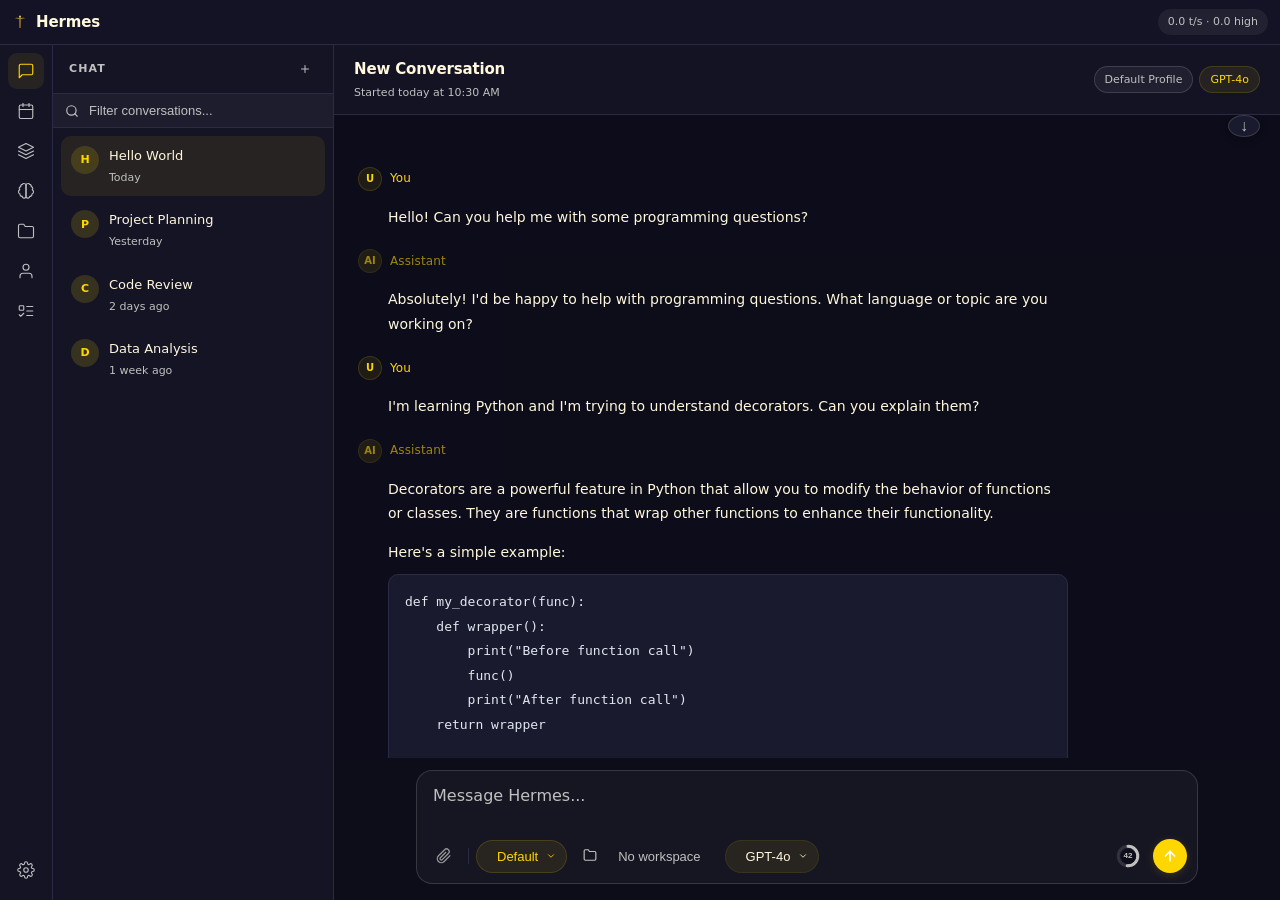
<file: static/hermes_chat.html>
<!doctype html>
<html lang="zh-CN">
<head>
<meta charset="utf-8">
<meta name="viewport" content="width=device-width, initial-scale=1">
<title>Hermes Chat</title>
<link rel="icon" type="image/svg+xml" href="favicon.svg">
<style>
:root {
    --bg:#0D0D1A;--sidebar:#141425;--border:#2A2A45;--border2:rgba(255,255,255,0.14);
    --text:#FFF8DC;--muted:#C0C0C0;--accent:#FFD700;--blue:#4DD0E1;--gold:#FFBF00;--code-bg:#1A1A2E;
    --surface:#1A1A2E;--topbar-bg:rgba(20,20,37,.98);--main-bg:rgba(13,13,26,0.5);
    --focus-ring:rgba(255,215,0,.35);--focus-glow:rgba(255,215,0,.08);
    --input-bg:rgba(255,255,255,.04);--hover-bg:rgba(255,255,255,.06);
    --strong:#fff;--em:#C0C0C0;--code-text:#f0c27f;--code-inline-bg:rgba(0,0,0,.35);--pre-text:#e2e8f0;
    --accent-hover:#FFBF00;--accent-bg:rgba(255,215,0,0.08);--accent-bg-strong:rgba(255,215,0,0.15);--accent-text:#FFD700;
    --error:#EF5350;--success:#4CAF50;--warning:#FFA726;--info:#4DD0E1;
    font-family:-apple-system,BlinkMacSystemFont,"Segoe UI",system-ui,sans-serif;font-size:14px;line-height:1.6;
}

html,body{height:100%;margin:0;padding:0;overflow:hidden;}
body{background:var(--bg);color:var(--text);display:flex;flex-direction:column;}

header.app-titlebar{display:flex;align-items:center;height:44px;padding:0 12px;background:var(--topbar-bg);border-bottom:1px solid var(--border);flex-shrink:0;}
.app-titlebar-inner{display:flex;align-items:center;gap:8px;flex:1;min-width:0;}
.app-titlebar-icon{width:16px;height:16px;}
.app-titlebar-icon svg{width:100%;height:100%;}
.app-titlebar-title{font-size:15px;font-weight:600;letter-spacing:-.01em;}
.tps-chip{font-size:11px;color:var(--muted);background:var(--hover-bg);padding:4px 10px;border-radius:999px;margin-left:auto;}

.layout{flex:1;display:flex;overflow:hidden;min-height:0;}

nav.rail{width:52px;background:var(--sidebar);border-right:1px solid var(--border);display:flex;flex-direction:column;align-items:center;padding:8px 0;flex-shrink:0;}
.rail-btn{width:36px;height:36px;border:none;background:none;border-radius:9px;color:var(--muted);cursor:pointer;display:flex;align-items:center;justify-content:center;transition:all .15s;margin-bottom:4px;}
.rail-btn:hover{background:var(--hover-bg);color:var(--text);}
.rail-btn.active{background:var(--accent-bg);color:var(--accent-text);}
.rail-spacer{flex:1;}
.rail-btn svg{width:18px;height:18px;}

aside.sidebar{width:280px;background:var(--sidebar);border-right:1px solid var(--border);display:flex;flex-direction:column;overflow:hidden;flex-shrink:0;min-width:0;}
.sidebar-nav{display:none;}
.panel-view{flex:1;display:flex;flex-direction:column;overflow:hidden;}
.panel-head{display:flex;align-items:center;justify-content:space-between;padding:12px 16px;border-bottom:1px solid var(--border);font-size:11px;font-weight:600;color:var(--muted);text-transform:uppercase;letter-spacing:.1em;}
.panel-head-actions{display:flex;gap:4px;}
.panel-head-btn{width:24px;height:24px;border:none;background:none;border-radius:5px;color:var(--muted);cursor:pointer;display:flex;align-items:center;justify-content:center;transition:all .15s;}
.panel-head-btn:hover{background:var(--hover-bg);color:var(--text);}
.panel-head-btn svg{width:14px;height:14px;}
.sidebar-search{display:flex;align-items:center;gap:8px;padding:8px 12px;border-bottom:1px solid var(--border);background:var(--input-bg);}
.sidebar-search-icon{width:14px;height:14px;color:var(--muted);}
.sidebar-search input{flex:1;background:none;border:none;outline:none;color:var(--text);font-size:13px;}
.sidebar-search input::placeholder{color:var(--muted);}
.session-list{flex:1;overflow-y:auto;padding:8px;}
.session-item{display:flex;gap:10px;padding:10px;border-radius:10px;cursor:pointer;transition:all .15s;margin-bottom:4px;}
.session-item:hover{background:var(--hover-bg);}
.session-item.active{background:var(--accent-bg);}
.session-item-icon{width:28px;height:28px;border-radius:50%;background:var(--accent-bg-strong);display:flex;align-items:center;justify-content:center;color:var(--accent-text);font-size:11px;font-weight:700;flex-shrink:0;}
.session-item-content{flex:1;min-width:0;}
.session-item-title{font-size:13px;color:var(--text);white-space:nowrap;overflow:hidden;text-overflow:ellipsis;margin-bottom:2px;}
.session-item-date{font-size:11px;color:var(--muted);}

main.main{flex:1;display:flex;flex-direction:column;overflow:hidden;min-width:0;min-height:0;background:var(--main-bg);}
.topbar{padding:12px 20px;border-bottom:1px solid var(--border);background:var(--topbar-bg);backdrop-filter:blur(12px);display:flex;align-items:center;justify-content:space-between;flex-shrink:0;}
.topbar-title{font-size:15px;font-weight:600;letter-spacing:-.01em;}
.topbar-meta{font-size:11px;color:var(--muted);margin-top:3px;}
.topbar-chips{display:flex;gap:6px;align-items:center;}
.chip{font-size:11px;padding:4px 10px;border-radius:999px;background:rgba(255,255,255,0.05);border:1px solid var(--border2);color:var(--muted);font-weight:500;}
.chip.model{color:var(--accent-text);border-color:var(--accent-bg-strong);background:var(--accent-bg);}

.messages{flex:1;overflow-y:auto;display:flex;flex-direction:column;min-height:0;position:relative;}
.scroll-to-bottom-btn{position:sticky;bottom:16px;align-self:flex-end;margin-right:20px;width:32px;height:32px;border-radius:50%;border:1px solid var(--border2);background:var(--code-bg);color:var(--muted);font-size:16px;cursor:pointer;display:flex;align-items:center;justify-content:center;box-shadow:0 2px 8px rgba(0,0,0,.25);transition:all .15s;}
.scroll-to-bottom-btn:hover{color:var(--text);border-color:var(--border);background:var(--hover-bg);}
.messages-inner{margin:0 auto;width:100%;padding:20px 24px 32px;display:flex;flex-direction:column;max-width:1100px;}
.msg-row{padding:10px 0;}
.msg-role{font-size:12px;font-weight:500;letter-spacing:.01em;margin-bottom:8px;display:flex;align-items:center;gap:8px;}
.msg-role.user{color:var(--accent);}
.msg-role.assistant{color:var(--accent-text);opacity:.6;}
.role-icon{width:22px;height:22px;border-radius:50%;display:flex;align-items:center;justify-content:center;font-size:10px;font-weight:700;flex-shrink:0;}
.role-icon.user{background:var(--accent-bg);color:var(--accent-text);border:1px solid var(--accent-bg-strong);}
.role-icon.assistant{background:var(--accent-bg-strong);color:var(--accent-text);border:1px solid var(--accent-bg-strong);}
.msg-body{font-size:14px;line-height:1.75;color:var(--text);padding-left:30px;max-width:680px;}
.msg-body p{margin-bottom:10px;}
.msg-body p:last-child{margin-bottom:0;}
.msg-body code{font-family:"SF Mono","Fira Code",ui-monospace,monospace;font-size:12.5px;background:var(--code-inline-bg);padding:1px 5px;border-radius:4px;color:var(--code-text);}
.msg-body pre{background:var(--code-bg);border:1px solid var(--border);border-radius:10px;padding:14px 16px;overflow-x:auto;margin:10px 0;}
.msg-body pre code{background:none;padding:0;border-radius:0;color:var(--pre-text);font-size:13px;line-height:1.6;}
.msg-body blockquote{border-left:3px solid var(--blue);padding-left:14px;color:var(--muted);font-style:italic;margin:10px 0;}
.msg-body a{color:var(--blue);text-decoration:underline;}

.thinking{display:flex;align-items:center;gap:5px;color:var(--muted);font-size:13px;padding-left:30px;}
.dot{width:6px;height:6px;border-radius:50%;background:var(--blue);opacity:.3;animation:pulse 1.4s ease-in-out infinite;}
.dot:nth-child(2){animation-delay:.22s;}
.dot:nth-child(3){animation-delay:.44s;}
@keyframes pulse{0%,80%,100%{opacity:.2;transform:scale(.8)}40%{opacity:.8;transform:scale(1)}}

.empty-state{flex:1;display:flex;flex-direction:column;align-items:center;justify-content:center;gap:12px;padding:40px;color:var(--muted);}
.empty-logo{width:64px;height:64px;border-radius:20px;background:linear-gradient(145deg,var(--accent-bg),var(--accent-bg));border:1px solid var(--accent-bg);display:flex;align-items:center;justify-content:center;font-size:28px;font-weight:700;color:var(--accent-text);margin-bottom:4px;}
.empty-state h2{font-size:20px;color:var(--text);font-weight:700;letter-spacing:-.02em;margin:0;}
.empty-state p{font-size:14px;text-align:center;max-width:320px;margin:0;}
.suggestion-grid{display:flex;flex-direction:column;gap:8px;margin-top:12px;width:100%;max-width:380px;}
.suggestion{padding:12px 14px;background:var(--input-bg);border:1px solid var(--border);border-radius:10px;font-size:13px;color:var(--muted);cursor:pointer;transition:all .15s;text-align:left;border:none;display:flex;align-items:center;gap:10px;}
.suggestion:hover{background:var(--accent-bg);color:var(--text);border-color:var(--accent-bg);transform:translateX(2px);}
.suggestion svg{width:14px;height:14px;}

.composer-wrap{padding:12px 20px 16px;background:var(--bg);flex-shrink:0;}
.composer-box{max-width:780px;margin:0 auto;background:linear-gradient(var(--input-bg),var(--input-bg)),var(--bg);border:1px solid var(--border2);border-radius:16px;display:flex;flex-direction:column;transition:border-color .2s,box-shadow .2s;position:relative;}
.composer-box:focus-within{border-color:var(--accent);box-shadow:0 0 0 3px var(--accent-bg);}
.drop-hint{display:none;position:absolute;inset:0;align-items:center;justify-content:center;background:var(--accent-bg);border:2px dashed var(--accent);border-radius:14px;font-size:14px;color:var(--accent-text);pointer-events:none;flex-direction:column;gap:8px;}
.attach-tray{display:none;flex-wrap:wrap;gap:6px;padding:10px 14px 0;}
.attach-tray.has-files{display:flex;}
.attach-chip{display:flex;align-items:center;gap:5px;background:var(--accent-bg);border:1px solid var(--accent-bg-strong);border-radius:8px;padding:4px 10px;font-size:11px;font-weight:500;color:var(--accent-text);}

textarea#msg{width:100%;background:transparent;border:none;outline:none;color:var(--text);font-size:16px;line-height:1.65;padding:12px 16px 6px;resize:none;min-height:44px;max-height:200px;font-family:inherit;}
textarea#msg::placeholder{color:var(--muted);}

.composer-footer{display:flex;align-items:center;justify-content:space-between;gap:10px;padding:6px 10px 10px;position:relative;}
.composer-left{display:flex;align-items:center;gap:4px;min-width:0;flex:1;overflow-x:auto;}
.composer-left::-webkit-scrollbar{display:none;}
.composer-divider{width:1px;height:16px;background:var(--border);margin:0 3px;flex-shrink:0;}

.composer-profile-chip{display:inline-flex;align-items:center;gap:8px;max-width:180px;padding:8px 10px 8px 12px;border-radius:999px;border:1px solid transparent;background-color:transparent;font-weight:500;cursor:pointer;transition:all .15s;color:var(--muted);}
.composer-profile-chip:hover{background-color:var(--hover-bg);color:var(--text);}
.composer-profile-chip.active{background:var(--accent-bg);border-color:var(--accent-bg-strong);color:var(--accent-text);}
.composer-profile-label{min-width:0;overflow:hidden;text-overflow:ellipsis;white-space:nowrap;font-size:13px;}
.composer-profile-chevron svg{width:10px;height:10px;}

.composer-workspace-group{display:inline-flex;align-items:stretch;max-width:240px;border-radius:999px;overflow:hidden;background-color:transparent;transition:background-color .15s;}
.composer-workspace-group:hover{background-color:var(--hover-bg);}
.composer-workspace-files-btn{display:inline-flex;align-items:center;justify-content:center;padding:8px 10px 8px 12px;background-color:transparent;border:none;border-radius:999px 0 0 999px;color:var(--muted);cursor:pointer;transition:color .15s;}
.composer-workspace-files-btn:hover{color:var(--text);}
.composer-workspace-files-btn svg{width:14px;height:14px;}
.composer-workspace-chip{display:inline-flex;align-items:center;gap:8px;min-width:0;max-width:200px;padding:8px 12px 8px 10px;border:none;border-left:1px solid transparent;border-radius:0 999px 999px 0;background-color:transparent;color:var(--muted);font-weight:500;cursor:pointer;transition:all .15s;font-size:13px;}
.composer-workspace-chip:hover{color:var(--text);border-left-color:var(--border2);}

.composer-model-chip{display:inline-flex;align-items:center;gap:8px;max-width:220px;padding:8px 10px 8px 12px;border-radius:999px;border:1px solid transparent;background-color:transparent;color:var(--muted);font-weight:500;cursor:pointer;transition:all .15s;font-size:13px;}
.composer-model-chip:hover{color:var(--text);background-color:var(--hover-bg);}
.composer-model-chip.active{color:var(--text);background:var(--accent-bg);border-color:var(--accent-bg);}
.composer-model-label{min-width:0;overflow:hidden;text-overflow:ellipsis;white-space:nowrap;}
.composer-model-chevron svg{width:10px;height:10px;}

.composer-right{display:flex;gap:8px;align-items:center;flex-shrink:0;}
.composer-status{font-size:11px;color:var(--muted);white-space:nowrap;overflow:hidden;text-overflow:ellipsis;max-width:170px;}

.ctx-indicator{width:34px;height:34px;padding:0;border:none;background:none;color:var(--muted);cursor:pointer;display:inline-flex;align-items:center;justify-content:center;flex-shrink:0;transition:opacity .15s;}
.ctx-ring{position:relative;display:flex;width:24px;height:24px;align-items:center;justify-content:center;}
.ctx-ring-svg{position:absolute;inset:0;width:24px;height:24px;transform:rotate(-90deg);}
.ctx-ring-track,.ctx-ring-value{fill:none;stroke-width:3;}
.ctx-ring-track{stroke:rgba(255,255,255,.12);}
.ctx-ring-value{stroke:var(--muted);stroke-linecap:round;stroke-dasharray:61.261056745;stroke-dashoffset:30;}
.ctx-ring-center{position:relative;display:flex;width:15px;height:15px;align-items:center;justify-content:center;border-radius:999px;background:var(--bg);font-size:8px;font-weight:600;line-height:1;color:var(--muted);font-variant-numeric:tabular-nums;}

.cancel-btn{width:34px;height:34px;border-radius:50%;background:var(--error);border:none;color:#fff;cursor:pointer;display:inline-flex;align-items:center;justify-content:center;flex-shrink:0;transition:all .15s;box-shadow:0 2px 10px rgba(0,0,0,.18);}
.cancel-btn:hover{transform:scale(1.06);box-shadow:0 4px 14px rgba(0,0,0,.25);}
.cancel-btn svg{width:14px;height:14px;}

.icon-btn{width:34px;height:34px;border-radius:8px;background:none;border:none;color:var(--muted);cursor:pointer;display:flex;align-items:center;justify-content:center;font-size:16px;transition:all .15s;opacity:.75;}
.icon-btn:hover{background:rgba(255,255,255,.08);color:var(--text);opacity:1;}
.icon-btn svg{width:16px;height:16px;}

.send-btn{width:34px;height:34px;border-radius:50%;background:var(--accent);border:none;color:#fff;cursor:pointer;display:flex;align-items:center;justify-content:center;flex-shrink:0;transition:all .15s;box-shadow:0 2px 8px var(--accent-bg-strong);}
.send-btn:hover{background:var(--accent-hover);transform:scale(1.08);box-shadow:0 4px 14px var(--accent-bg-strong);}
.send-btn:active{transform:scale(0.95);}
.send-btn:disabled{opacity:.35;cursor:not-allowed;transform:none;box-shadow:none;}
.send-btn svg{width:16px;height:16px;}

@media(min-width:1400px){.messages-inner{max-width:1100px;}}
@media(min-width:1800px){.messages-inner{max-width:1200px;}}
</style>
</head>
<body>
<header class="app-titlebar" role="banner">
  <div class="app-titlebar-inner">
    <span class="app-titlebar-icon" aria-hidden="true">
      <svg viewBox="0 0 64 64" width="16" height="16">
        <defs>
          <linearGradient id="gold" x1="0%" y1="0%" x2="0%" y2="100%">
            <stop offset="0%" style="stop-color:#F5C542"/>
            <stop offset="100%" style="stop-color:#D4961C"/>
          </linearGradient>
        </defs>
        <rect x="30" y="10" width="4" height="46" rx="2" fill="url(#gold)"/>
        <path d="M30 18 C24 14, 14 14, 10 18 C14 16, 22 16, 28 20" fill="#F5C542" opacity="0.9"/>
        <path d="M34 18 C40 14, 50 14, 54 18 C50 16, 42 16, 36 20" fill="#F5C542" opacity="0.9"/>
        <circle cx="32" cy="10" r="4" fill="#F5C542"/>
      </svg>
    </span>
    <span class="app-titlebar-title">Hermes</span>
    <span class="tps-chip" id="tpsStat">0.0 t/s · 0.0 high</span>
  </div>
</header>

<div class="layout">
  <nav class="rail" aria-label="Primary navigation">
    <button class="rail-btn nav-tab active" title="Chat" aria-label="Chat">
      <svg viewBox="0 0 24 24" fill="none" stroke="currentColor" stroke-width="1.5" stroke-linecap="round" stroke-linejoin="round">
        <path d="M21 15a2 2 0 0 1-2 2H7l-4 4V5a2 2 0 0 1 2-2h14a2 2 0 0 1 2 2z"/>
      </svg>
    </button>
    <button class="rail-btn nav-tab" title="Tasks" aria-label="Tasks">
      <svg viewBox="0 0 24 24" fill="none" stroke="currentColor" stroke-width="1.5" stroke-linecap="round" stroke-linejoin="round">
        <rect x="3" y="4" width="18" height="18" rx="2"/><line x1="16" y1="2" x2="16" y2="6"/><line x1="8" y1="2" x2="8" y2="6"/><line x1="3" y1="10" x2="21" y2="10"/>
      </svg>
    </button>
    <button class="rail-btn nav-tab" title="Skills" aria-label="Skills">
      <svg viewBox="0 0 24 24" fill="none" stroke="currentColor" stroke-width="1.5" stroke-linecap="round" stroke-linejoin="round">
        <path d="M12 2L2 7l10 5 10-5-10-5z"/><path d="M2 17l10 5 10-5"/><path d="M2 12l10 5 10-5"/>
      </svg>
    </button>
    <button class="rail-btn nav-tab" title="Memory" aria-label="Memory">
      <svg viewBox="0 0 24 24" fill="none" stroke="currentColor" stroke-width="1.5" stroke-linecap="round" stroke-linejoin="round">
        <path d="M9.5 2A2.5 2.5 0 0 1 12 4.5v15a2.5 2.5 0 0 1-4.96-.44 2.5 2.5 0 0 1-2.96-3.08 3 3 0 0 1-.34-5.58 2.5 2.5 0 0 1 1.32-4.24 2.5 2.5 0 0 1 1.98-3A2.5 2.5 0 0 1 9.5 2z"/><path d="M14.5 2A2.5 2.5 0 0 0 12 4.5v15a2.5 2.5 0 0 0 4.96-.44 2.5 2.5 0 0 0 2.96-3.08 3 3 0 0 0 .34-5.58 2.5 2.5 0 0 0-1.32-4.24 2.5 2.5 0 0 0-1.98-3A2.5 2.5 0 0 0 14.5 2z"/>
      </svg>
    </button>
    <button class="rail-btn nav-tab" title="Spaces" aria-label="Spaces">
      <svg viewBox="0 0 24 24" fill="none" stroke="currentColor" stroke-width="1.5" stroke-linecap="round" stroke-linejoin="round">
        <path d="M22 19a2 2 0 0 1-2 2H4a2 2 0 0 1-2-2V5a2 2 0 0 1 2-2h5l2 3h9a2 2 0 0 1 2 2z"/>
      </svg>
    </button>
    <button class="rail-btn nav-tab" title="Agent profiles" aria-label="Agent profiles">
      <svg viewBox="0 0 24 24" fill="none" stroke="currentColor" stroke-width="1.5" stroke-linecap="round" stroke-linejoin="round">
        <path d="M20 21v-2a4 4 0 0 0-4-4H8a4 4 0 0 0-4 4v2"/><circle cx="12" cy="7" r="4"/>
      </svg>
    </button>
    <button class="rail-btn nav-tab" title="Todos" aria-label="Todos">
      <svg viewBox="0 0 24 24" fill="none" stroke="currentColor" stroke-width="1.5" stroke-linecap="round" stroke-linejoin="round">
        <rect x="3" y="5" width="6" height="6" rx="1"/><path d="m3 17 2 2 4-4"/><path d="M13 6h8"/><path d="M13 12h8"/><path d="M13 18h8"/>
      </svg>
    </button>
    <div class="rail-spacer"></div>
    <button class="rail-btn nav-tab" title="Settings" aria-label="Settings">
      <svg viewBox="0 0 24 24" fill="none" stroke="currentColor" stroke-width="1.5" stroke-linecap="round" stroke-linejoin="round">
        <circle cx="12" cy="12" r="3"/><path d="M19.4 15a1.65 1.65 0 0 0 .33 1.82l.06.06a2 2 0 0 1-2.83 2.83l-.06-.06a1.65 1.65 0 0 0-1.82-.33 1.65 1.65 0 0 0-1 1.51V21a2 2 0 0 1-4 0v-.09A1.65 1.65 0 0 0 9 19.4a1.65 1.65 0 0 0-1.82.33l-.06.06a2 2 0 0 1-2.83-2.83l.06-.06a1.65 1.65 0 0 0 .33-1.82 1.65 1.65 0 0 0-1.51-1H3a2 2 0 0 1 0-4h.09A1.65 1.65 0 0 0 4.6 9a1.65 1.65 0 0 0-.33-1.82l-.06-.06a2 2 0 0 1 2.83-2.83l.06.06a1.65 1.65 0 0 0 1.82.33H9a1.65 1.65 0 0 0 1-1.51V3a2 2 0 0 1 4 0v.09a1.65 1.65 0 0 0 1 1.51 1.65 1.65 0 0 0 1.82-.33l.06-.06a2 2 0 0 1 2.83 2.83l-.06.06a1.65 1.65 0 0 0-.33 1.82V9a1.65 1.65 0 0 0 1.51 1H21a2 2 0 0 1 0 4h-.09a1.65 1.65 0 0 0-1.51 1z"/>
      </svg>
    </button>
  </nav>

  <aside class="sidebar">
    <div class="panel-view active" id="panelChat">
      <div class="panel-head">
        <span>Chat</span>
        <div class="panel-head-actions">
          <button class="panel-head-btn" title="New conversation">
            <svg viewBox="0 0 24 24" fill="none" stroke="currentColor" stroke-width="2" stroke-linecap="round" stroke-linejoin="round">
              <line x1="12" y1="5" x2="12" y2="19"/><line x1="5" y1="12" x2="19" y2="12"/>
            </svg>
          </button>
        </div>
      </div>
      <div class="sidebar-search">
        <svg class="sidebar-search-icon" viewBox="0 0 24 24" fill="none" stroke="currentColor" stroke-width="2" stroke-linecap="round" stroke-linejoin="round">
          <circle cx="11" cy="11" r="8"/><path d="M21 21l-4.35-4.35"/>
        </svg>
        <input placeholder="Filter conversations..." autocomplete="off">
      </div>
      <div class="session-list">
        <div class="session-item active">
          <div class="session-item-icon">H</div>
          <div class="session-item-content">
            <div class="session-item-title">Hello World</div>
            <div class="session-item-date">Today</div>
          </div>
        </div>
        <div class="session-item">
          <div class="session-item-icon">P</div>
          <div class="session-item-content">
            <div class="session-item-title">Project Planning</div>
            <div class="session-item-date">Yesterday</div>
          </div>
        </div>
        <div class="session-item">
          <div class="session-item-icon">C</div>
          <div class="session-item-content">
            <div class="session-item-title">Code Review</div>
            <div class="session-item-date">2 days ago</div>
          </div>
        </div>
        <div class="session-item">
          <div class="session-item-icon">D</div>
          <div class="session-item-content">
            <div class="session-item-title">Data Analysis</div>
            <div class="session-item-date">1 week ago</div>
          </div>
        </div>
      </div>
    </div>
  </aside>

  <main class="main">
    <div class="topbar">
      <div>
        <div class="topbar-title">New Conversation</div>
        <div class="topbar-meta">Started today at 10:30 AM</div>
      </div>
      <div class="topbar-chips">
        <span class="chip">Default Profile</span>
        <span class="chip model">GPT-4o</span>
      </div>
    </div>

    <div class="messages" id="messages">
      <button id="scrollToBottomBtn" class="scroll-to-bottom-btn" aria-label="Scroll to bottom">↓</button>
      
      <div class="messages-inner">
        <div class="msg-row">
          <div class="msg-role user">
            <div class="role-icon user">U</div>
            <span>You</span>
          </div>
          <div class="msg-body">
            <p>Hello! Can you help me with some programming questions?</p>
          </div>
        </div>

        <div class="msg-row">
          <div class="msg-role assistant">
            <div class="role-icon assistant">AI</div>
            <span>Assistant</span>
          </div>
          <div class="msg-body">
            <p>Absolutely! I'd be happy to help with programming questions. What language or topic are you working on?</p>
          </div>
        </div>

        <div class="msg-row">
          <div class="msg-role user">
            <div class="role-icon user">U</div>
            <span>You</span>
          </div>
          <div class="msg-body">
            <p>I'm learning Python and I'm trying to understand decorators. Can you explain them?</p>
          </div>
        </div>

        <div class="msg-row">
          <div class="msg-role assistant">
            <div class="role-icon assistant">AI</div>
            <span>Assistant</span>
          </div>
          <div class="msg-body">
            <p>Decorators are a powerful feature in Python that allow you to modify the behavior of functions or classes. They are functions that wrap other functions to enhance their functionality.</p>
            <p>Here's a simple example:</p>
            <pre><code>def my_decorator(func):
    def wrapper():
        print("Before function call")
        func()
        print("After function call")
    return wrapper

@my_decorator
def say_hello():
    print("Hello!")

say_hello()
# Output:
# Before function call
# Hello!
# After function call</code></pre>
            <p>Key points about decorators:</p>
            <ul>
              <li>They use the <code>@</code> syntax to apply</li>
              <li>They can modify input/output</li>
              <li>They support arguments with <code>*args</code> and <code>**kwargs</code></li>
              <li>Built-in decorators include <code>@staticmethod</code>, <code>@classmethod</code>, and <code>@property</code></li>
            </ul>
            <p>Would you like me to explain any specific aspect in more detail?</p>
          </div>
        </div>

        <div class="msg-row">
          <div class="msg-role user">
            <div class="role-icon user">U</div>
            <span>You</span>
          </div>
          <div class="msg-body">
            <p>Yes, can you show me how to use decorators with arguments?</p>
          </div>
        </div>

        <div class="msg-row">
          <div class="msg-role assistant">
            <div class="role-icon assistant">AI</div>
            <span>Assistant</span>
          </div>
          <div class="thinking">
            <span class="dot"></span>
            <span class="dot"></span>
            <span class="dot"></span>
            <span>Thinking...</span>
          </div>
        </div>
      </div>
    </div>

    <div class="composer-wrap">
      <div class="composer-box">
        <textarea id="msg" rows="1" placeholder="Message Hermes..."></textarea>
        <div class="composer-footer">
          <div class="composer-left">
            <button class="icon-btn" title="Attach files">
              <svg viewBox="0 0 24 24" fill="none" stroke="currentColor" stroke-width="2">
                <path d="M21.44 11.05l-9.19 9.19a6 6 0 0 1-8.49-8.49l9.19-9.19a4 4 0 0 1 5.66 5.66l-9.2 9.19a2 2 0 0 1-2.83-2.83l8.49-8.48"/>
              </svg>
            </button>
            <div class="composer-divider" aria-hidden="true"></div>
            <button class="composer-profile-chip active" type="button" title="Switch profile">
              <span class="composer-profile-icon">
                <svg viewBox="0 0 24 24" fill="none" stroke="currentColor" stroke-width="2" stroke-linecap="round" stroke-linejoin="round">
                  <path d="M20 21v-2a4 4 0 0 0-4-4H8a4 4 0 0 0-4 4v2"/><circle cx="12" cy="7" r="4"/>
                </svg>
              </span>
              <span class="composer-profile-label">Default</span>
              <span class="composer-profile-chevron">
                <svg viewBox="0 0 24 24" fill="none" stroke="currentColor" stroke-width="2" stroke-linecap="round" stroke-linejoin="round">
                  <polyline points="6 9 12 15 18 9"/>
                </svg>
              </span>
            </button>
            <div class="composer-ws-wrap">
              <div class="composer-workspace-group">
                <button class="composer-workspace-files-btn" type="button" title="Show workspace panel">
                  <span class="composer-workspace-icon">
                    <svg viewBox="0 0 24 24" fill="none" stroke="currentColor" stroke-width="2" stroke-linecap="round" stroke-linejoin="round">
                      <path d="M22 19a2 2 0 0 1-2 2H4a2 2 0 0 1-2-2V5a2 2 0 0 1 2-2h5l2 3h9a2 2 0 0 1 2 2z"/>
                    </svg>
                  </span>
                </button>
                <button class="composer-workspace-chip" type="button" title="Switch workspace">
                  <span class="composer-workspace-label">No workspace</span>
                  <span class="composer-workspace-chevron">
                    <svg viewBox="0 0 24 24" fill="none" stroke="currentColor" stroke-width="2" stroke-linecap="round" stroke-linejoin="round">
                      <polyline points="6 9 12 15 18 9"/>
                    </svg>
                  </span>
                </button>
              </div>
            </div>
            <div class="composer-model-wrap">
              <button class="composer-model-chip active" type="button" title="Conversation model">
                <span class="composer-model-icon">
                  <svg viewBox="0 0 24 24" fill="none" stroke="currentColor" stroke-width="2" stroke-linecap="round" stroke-linejoin="round">
                    <rect x="4" y="4" width="16" height="16" rx="2"/><rect x="9" y="9" width="6" height="6"/><path d="M15 2v2"/><path d="M15 20v2"/><path d="M2 15h2"/><path d="M2 9h2"/><path d="M20 15h2"/><path d="M20 9h2"/><path d="M9 2v2"/><path d="M9 20v2"/>
                  </svg>
                </span>
                <span class="composer-model-label">GPT-4o</span>
                <span class="composer-model-chevron">
                  <svg viewBox="0 0 24 24" fill="none" stroke="currentColor" stroke-width="2" stroke-linecap="round" stroke-linejoin="round">
                    <polyline points="6 9 12 15 18 9"/>
                  </svg>
                </span>
              </button>
            </div>
          </div>
          <div class="composer-right">
            <button class="ctx-indicator" type="button" aria-label="Context window usage">
              <span class="ctx-ring">
                <svg class="ctx-ring-svg" viewBox="0 0 24 24">
                  <circle class="ctx-ring-track" cx="12" cy="12" r="9.75"></circle>
                  <circle class="ctx-ring-value" cx="12" cy="12" r="9.75"></circle>
                </svg>
                <span class="ctx-ring-center">42</span>
              </span>
            </button>
            <button class="send-btn" title="Send message">
              <svg viewBox="0 0 24 24" fill="none" stroke="currentColor" stroke-width="2.5" stroke-linecap="round" stroke-linejoin="round">
                <line x1="12" y1="19" x2="12" y2="5"/><polyline points="5 12 12 5 19 12"/>
              </svg>
            </button>
          </div>
        </div>
      </div>
    </div>
  </main>
</div>
</body>
</html>
</file>
